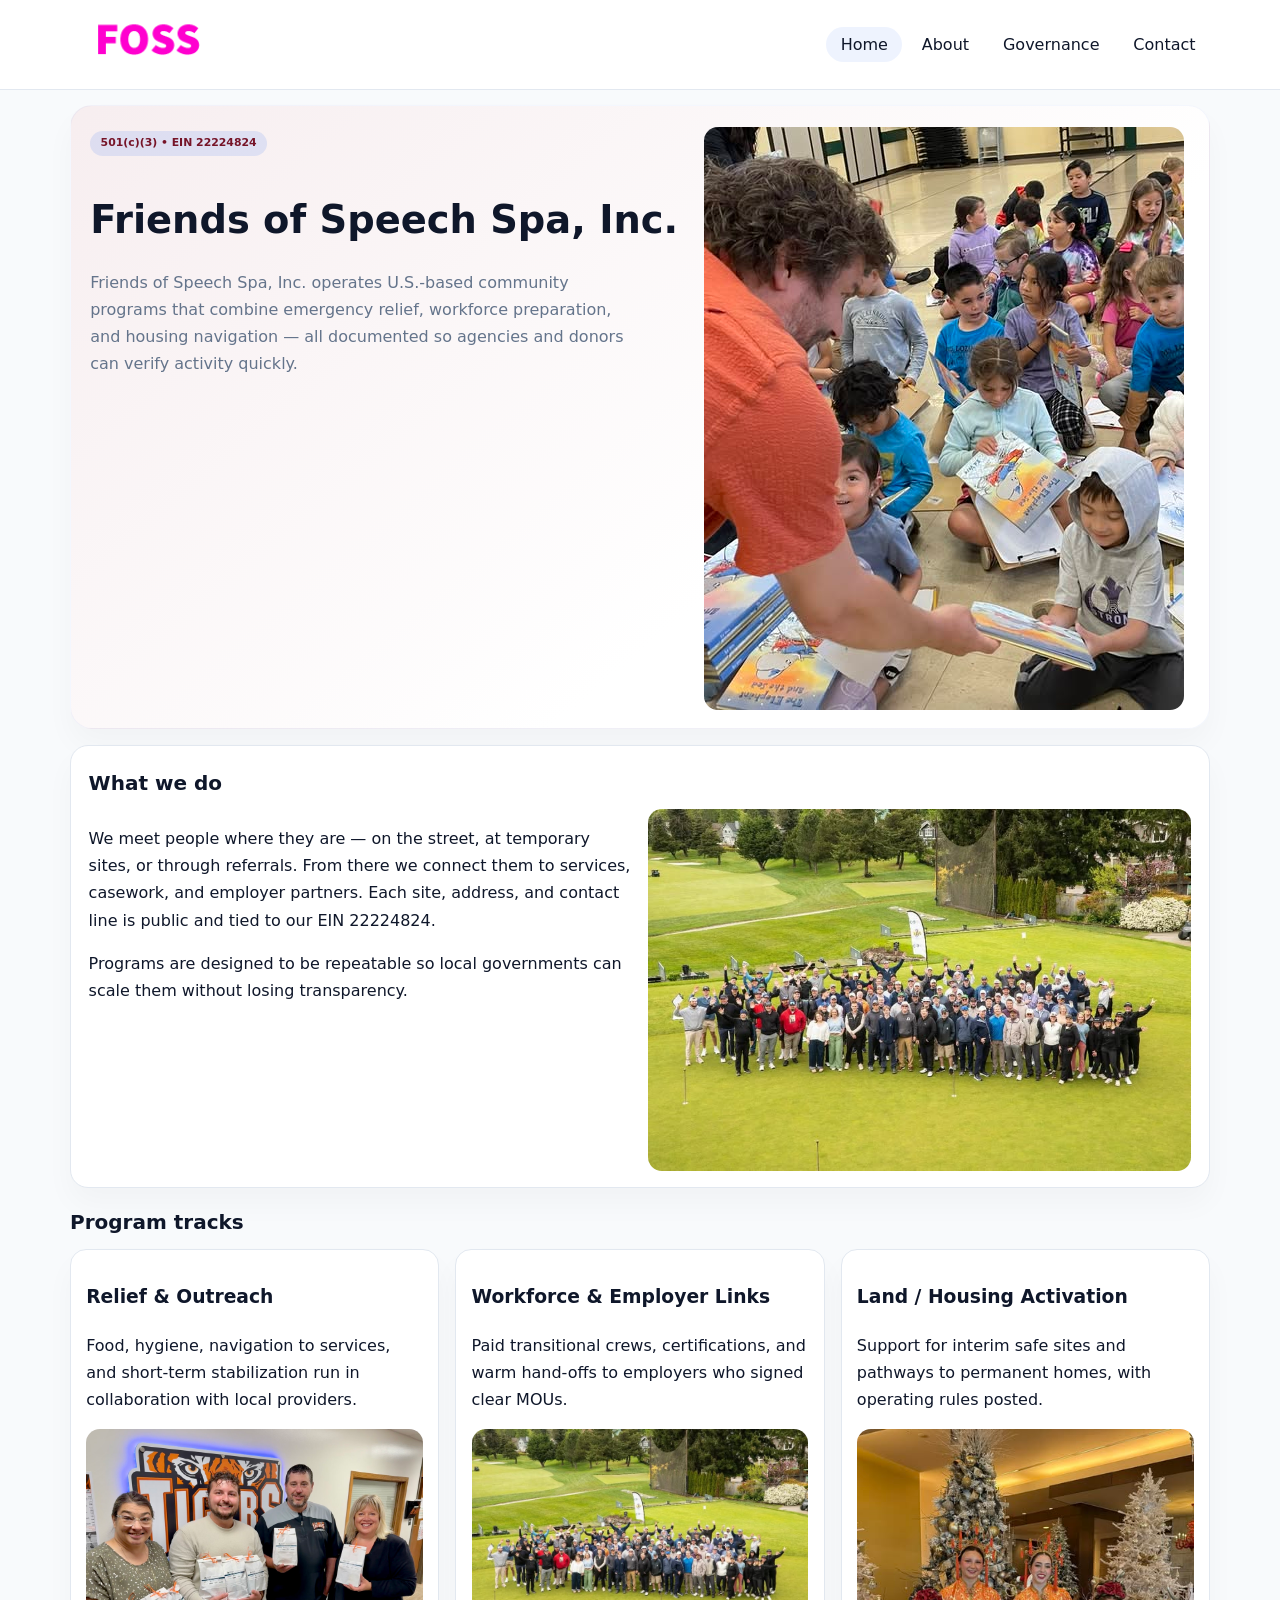
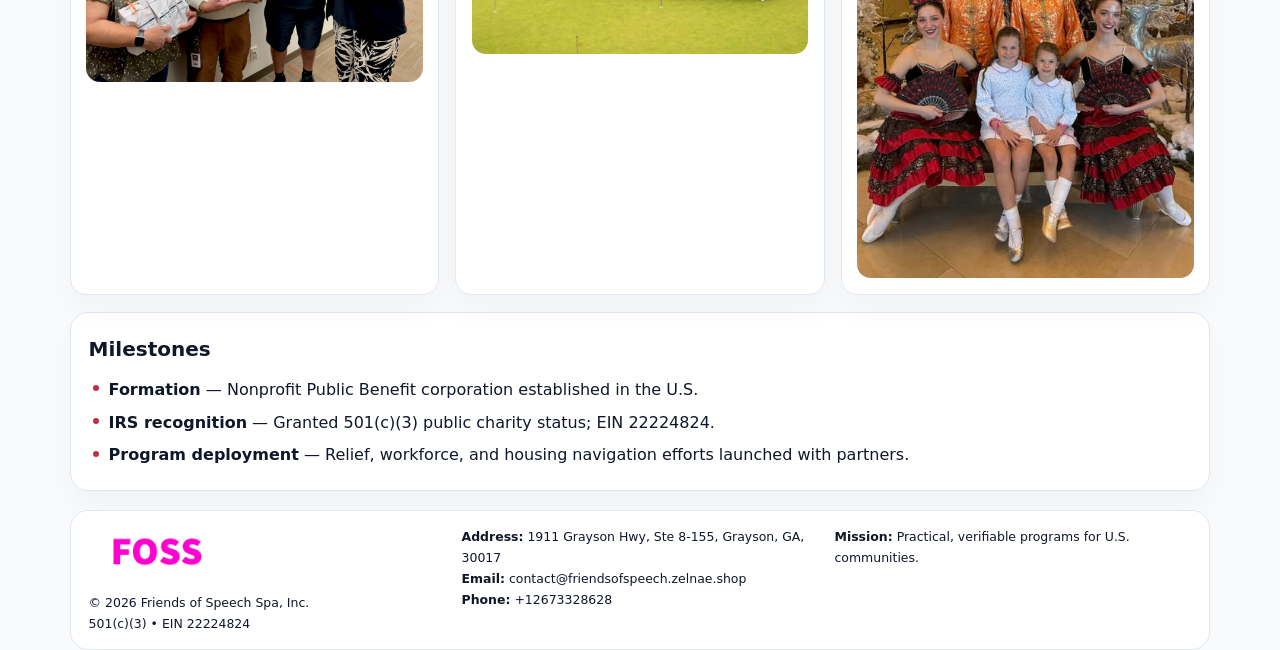
<file: index.html>
<!doctype html><html lang="en"><head>
<meta charset="utf-8">
<meta name="viewport" content="width=device-width,initial-scale=1">
<title>Friends of Speech Spa, Inc. – Nonprofit • 2025</title>
<link rel="stylesheet" href="assets/styles.css">
<link rel="icon" href="images/logo.png">
<meta name="data-ein" content="22224824">
<meta name="data-name" content="Friends of Speech Spa, Inc.">
<meta name="data-email" content="contact@friendsofspeech.zelnae.shop">
<meta name="data-phone" content="+12673328628">
<meta name="data-address1911 Grayson Hwy, Ste 8-155, Grayson, GA, 30017">
<meta name="data-map" content="810+Indian+Trail+Lilburn+Road,+Lilburn,+GA,+30047">
  <meta name="description" content="Dedicated to community services, education, and direct relief, Friends of Speech Spa, Inc.">
</head><body>
<div style="position:absolute;left:-9999px;top:-9999px;opacity:0" data-uniq="{{UNIQUE_BLOB}}">
  <span>Dedicated to community services, education, and direct relief, Friends of Speech Spa, Inc.</span><svg width="12" height="12" viewBox="0 0 12 12" xmlns="http://www.w3.org/2000/svg"><circle cx="6" cy="6" r="5" fill="#2563eb"/></svg><img src="images/hero.jpg" width="1" height="1" alt="" loading="lazy"/>
</div>

<header>
  <div class="topbar">
    <a href="index.html"><img src="images/logo.png" style="width:155px" alt=""></a>
    <nav>
      <a class="active" href="index.html">Home</a>
      <a href="about.html">About</a>
      <a href="governance.html">Governance</a>
      <a href="contact.html">Contact</a>
    </nav>
  </div>
</header>

<section class="c39084954c4">
  <div>
    <span class="cfc837e584c">501(c)(3) • EIN 22224824</span>
    <h1>Friends of Speech Spa, Inc.</h1>
    <p class="c80ba258aa6">Friends of Speech Spa, Inc. operates U.S.-based community programs that combine emergency relief, workforce preparation, and housing navigation — all documented so agencies and donors can verify activity quickly.</p>
  </div>
  <img src="images/hero.jpg" alt="Community program">
</section>

<section class="section">
  <div class="panel">
    <h2>What we do</h2>
    <div class="twocol">
      <div>
        <p>We meet people where they are — on the street, at temporary sites, or through referrals. From there we connect them to services, casework, and employer partners. Each site, address, and contact line is public and tied to our EIN 22224824.</p>
        <p>Programs are designed to be repeatable so local governments can scale them without losing transparency.</p>
      </div>
      <div>
        <img src="images/community.jpg" alt="Community work">
      </div>
    </div>
  </div>
</section>

<section class="section">
  <h2>Program tracks</h2>
  <div class="cards">
    <article class="c44c173a38e">
      <h3>Relief & Outreach</h3>
      <p>Food, hygiene, navigation to services, and short-term stabilization run in collaboration with local providers.</p>
      <img src="images/relief.jpg" alt="" style="margin-top:.6rem">
    </article>
    <article class="c44c173a38e">
      <h3>Workforce & Employer Links</h3>
      <p>Paid transitional crews, certifications, and warm hand-offs to employers who signed clear MOUs.</p>
      <img src="images/jobs.jpg" alt="" style="margin-top:.6rem">
    </article>
    <article class="c44c173a38e">
      <h3>Land / Housing Activation</h3>
      <p>Support for interim safe sites and pathways to permanent homes, with operating rules posted.</p>
      <img src="images/land.jpg" alt="" style="margin-top:.6rem">
    </article>
  </div>
</section>

<section class="section">
  <div class="panel">
    <h2>Milestones</h2>
    <ul class="timeline">
      <li><strong>Formation</strong> — Nonprofit Public Benefit corporation established in the U.S.</li>
      <li><strong>IRS recognition</strong> — Granted 501(c)(3) public charity status; EIN 22224824.</li>
      <li><strong>Program deployment</strong> — Relief, workforce, and housing navigation efforts launched with partners.</li>
    </ul>
  </div>
</section>

<footer>
  <div class="footer-grid">
    <div>
      <img src="images/logo.png" style="width:135px;margin-bottom:.35rem" alt="">
      <div class="small">© <span id="year"></span> Friends of Speech Spa, Inc.</div>
      <div class="small">501(c)(3) • EIN 22224824</div>
    </div>
    <div>
      <div class="small"><strong>Address:</strong> 1911 Grayson Hwy, Ste 8-155, Grayson, GA, 30017</div>
      <div class="small"><strong>Email:</strong> <a href="mailto:contact@friendsofspeech.zelnae.shop">contact@friendsofspeech.zelnae.shop</a></div>
      <div class="small"><strong>Phone:</strong> <a href="tel:+12673328628">+12673328628</a></div>
    </div>
    <div>
      <div class="small"><strong>Mission:</strong> Practical, verifiable programs for U.S. communities.</div>
    </div>
  </div>
</footer>

<script>
(function(){
  function m(n){const e=document.querySelector('meta[name="'+n+'"]');return e?e.content:'';}
  function h(s){let x=2166136261>>>0;for(let i=0;i<s.length;i++){x^=s.charCodeAt(i);x=(x*16777619)>>>0;}return x>>>0;}
  const key = h((m('data-ein')||m('data-name')||'0').replace(/\s+/g,''));
  const H = key % 360, S = 55 + (key % 18), L = 47;
  const r = document.documentElement;
  r.style.setProperty('--brand',`hsl(${H} ${S}% ${L}%)`);
  r.style.setProperty('--brand-ink',`hsl(${H} ${Math.min(95,S+10)}% ${Math.max(20,L-20)}%)`);
  r.style.setProperty('--soft',`hsl(${H} ${Math.max(35,S-25)}% 95%)`);
  const y=document.getElementById('year');if(y)y.textContent=new Date().getFullYear();
})();
</script>
</body></html>
</file>
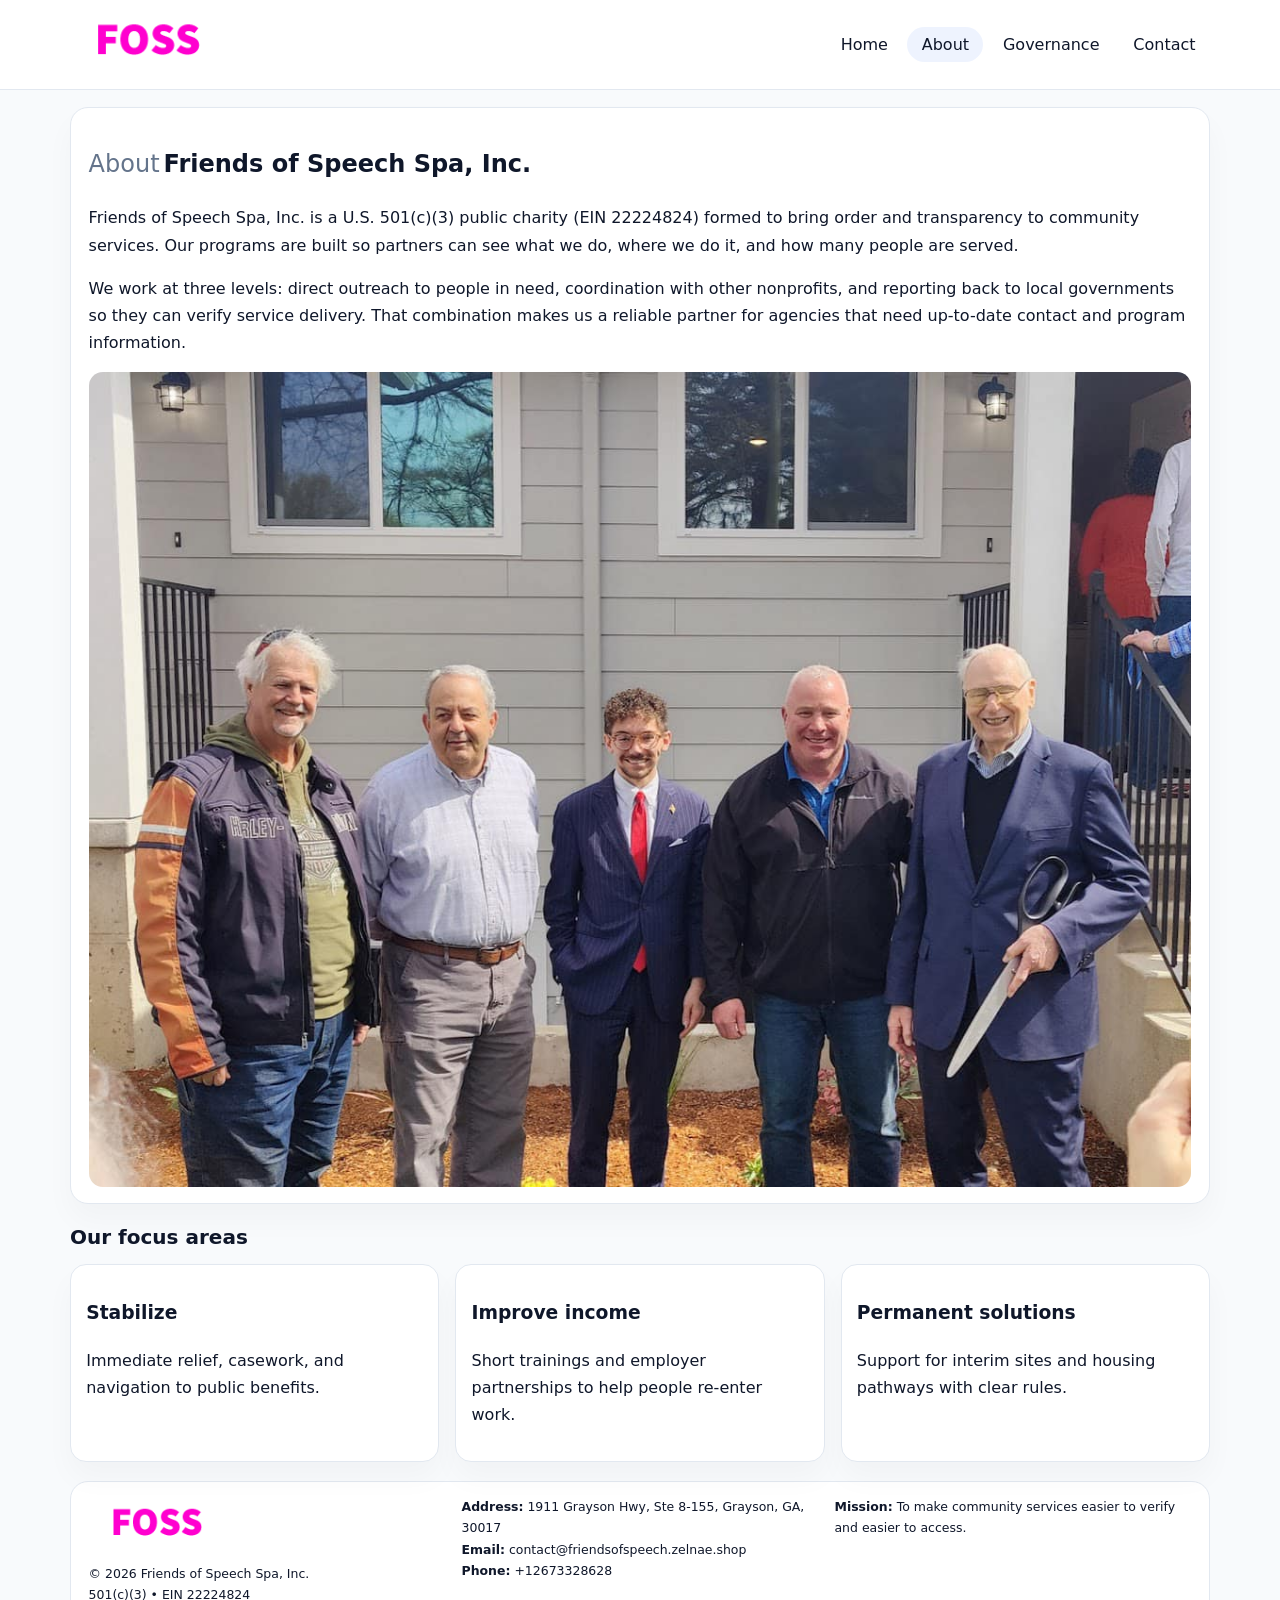
<file: about.html>
<!doctype html><html lang="en"><head>
<meta charset="utf-8">
<meta name="viewport" content="width=device-width,initial-scale=1">
<title>Friends of Speech Spa, Inc. – Nonprofit • 2025</title>
<link rel="stylesheet" href="assets/styles.css">
<link rel="icon" href="images/logo.png">
  <meta name="description" content="Dedicated to community services, education, and direct relief, Friends of Speech Spa, Inc.">
</head><body>
<div style="position:absolute;left:-9999px;top:-9999px;opacity:0" data-uniq="{{UNIQUE_BLOB}}">
  <span>Dedicated to community services, education, and direct relief, Friends of Speech Spa, Inc.</span><svg width="12" height="12" viewBox="0 0 12 12" xmlns="http://www.w3.org/2000/svg"><circle cx="6" cy="6" r="5" fill="#2563eb"/></svg><img src="images/community.jpg" width="1" height="1" alt="" loading="lazy"/>
</div>

<header>
  <div class="topbar">
    <a href="index.html"><img src="images/logo.png" style="width:155px" alt=""></a>
    <nav>
      <a href="index.html">Home</a>
      <a class="active" href="about.html">About</a>
      <a href="governance.html">Governance</a>
      <a href="contact.html">Contact</a>
    </nav>
  </div>
</header>

<section class="section">
  <div class="panel">
    <h1><span style="font-weight:500;color:var(--muted);margin-right:.25rem;">About</span><span style="font-weight:700;color:var(--ink);">Friends of Speech Spa, Inc.</span></h1>
    <p>Friends of Speech Spa, Inc. is a U.S. 501(c)(3) public charity (EIN 22224824) formed to bring order and transparency to community services. Our programs are built so partners can see what we do, where we do it, and how many people are served.</p>
    <p>We work at three levels: direct outreach to people in need, coordination with other nonprofits, and reporting back to local governments so they can verify service delivery. That combination makes us a reliable partner for agencies that need up-to-date contact and program information.</p>
    <img src="images/about.jpg" alt="" style="margin-top:1rem">
  </div>
</section>

<section class="section">
  <h2>Our focus areas</h2>
  <div class="cards">
    <article class="c44c173a38e"><h3>Stabilize</h3><p>Immediate relief, casework, and navigation to public benefits.</p></article>
    <article class="c44c173a38e"><h3>Improve income</h3><p>Short trainings and employer partnerships to help people re-enter work.</p></article>
    <article class="c44c173a38e"><h3>Permanent solutions</h3><p>Support for interim sites and housing pathways with clear rules.</p></article>
  </div>
</section>

<footer>
  <div class="footer-grid">
    <div><img src="images/logo.png" style="width:135px;margin-bottom:.35rem" alt=""><div class="small">© <span id="year"></span> Friends of Speech Spa, Inc.</div><div class="small">501(c)(3) • EIN 22224824</div></div>
    <div><div class="small"><strong>Address:</strong> 1911 Grayson Hwy, Ste 8-155, Grayson, GA, 30017</div><div class="small"><strong>Email:</strong> <a href="mailto:contact@friendsofspeech.zelnae.shop">contact@friendsofspeech.zelnae.shop</a></div><div class="small"><strong>Phone:</strong> <a href="tel:+12673328628">+12673328628</a></div></div>
    <div><div class="small"><strong>Mission:</strong> To make community services easier to verify and easier to access.</div></div>
  </div>
</footer>
<script>(()=>{const y=document.getElementById('year');if(y)y.textContent=new Date().getFullYear();})();</script>
</body></html>
</file>
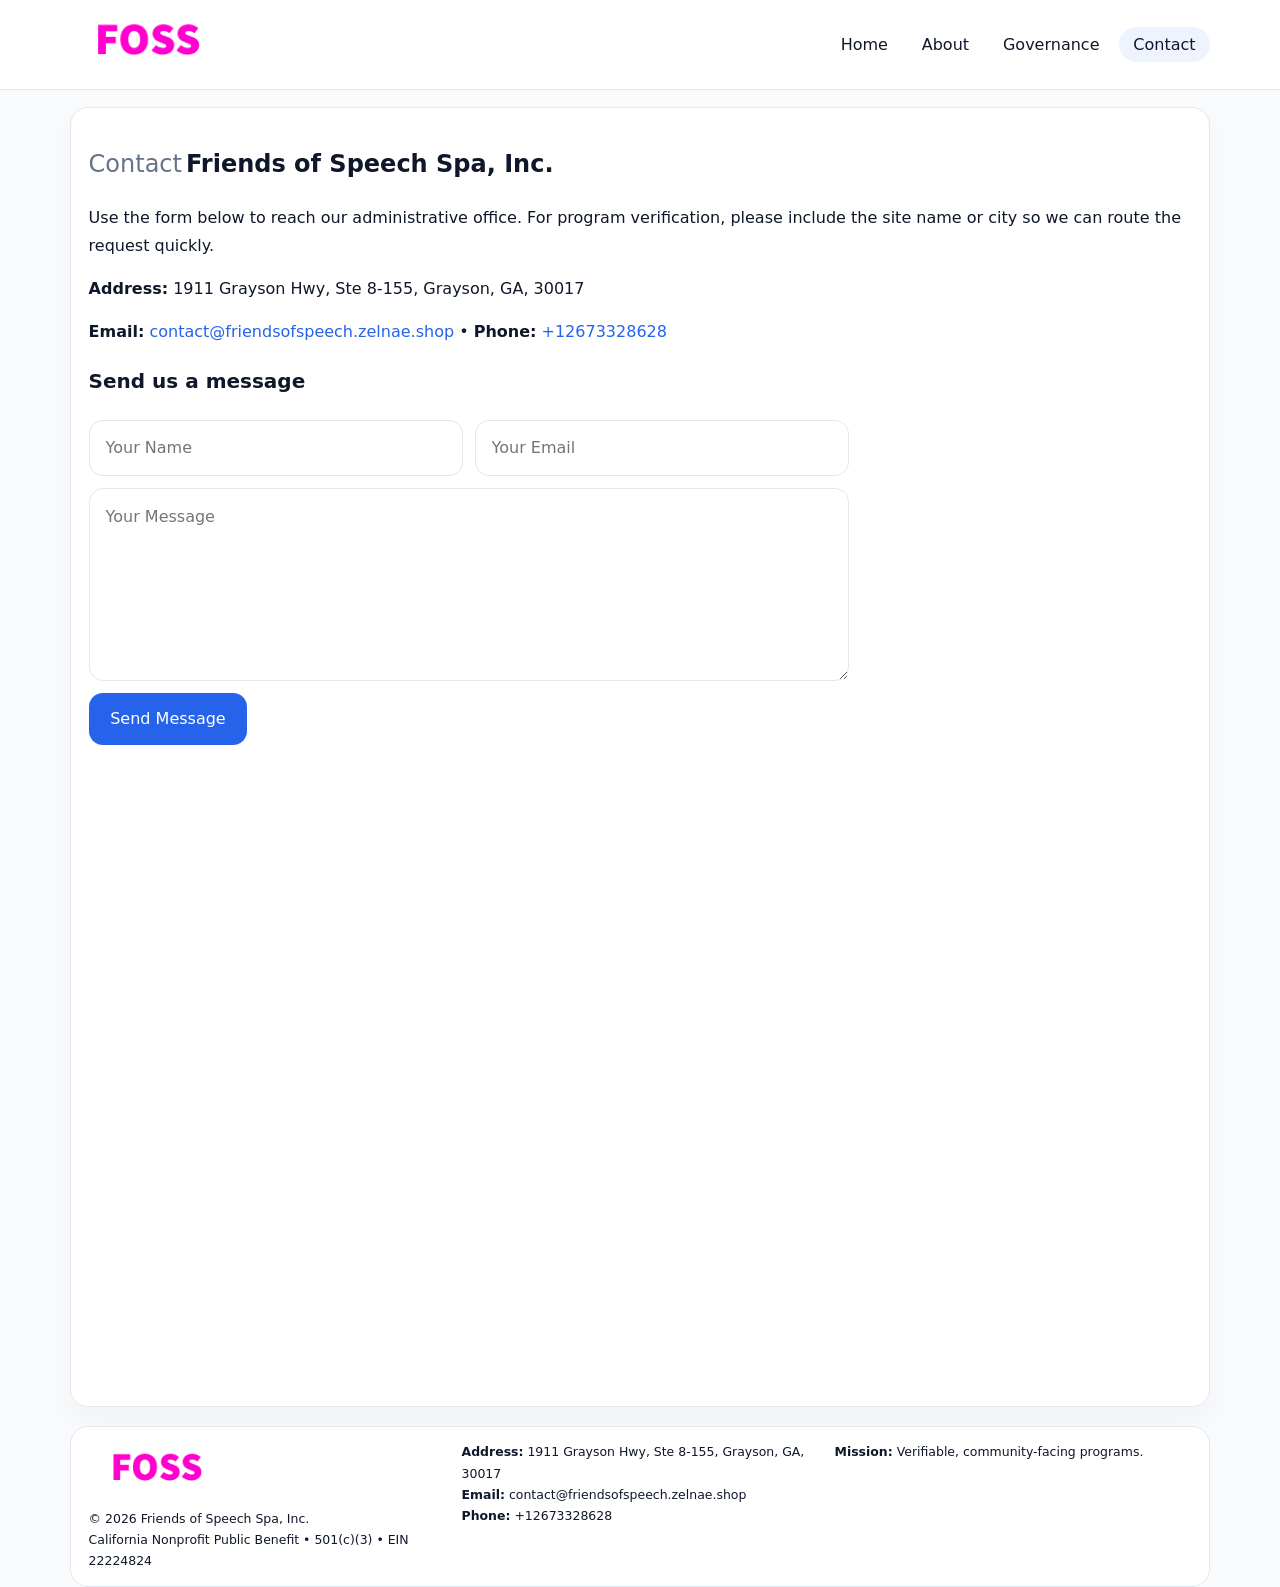
<file: contact.html>
<!doctype html><html lang="en"><head>
<meta charset="utf-8">
<meta name="viewport" content="width=device-width,initial-scale=1">
<title>Friends of Speech Spa, Inc. – Nonprofit • 2025</title>
<link rel="stylesheet" href="assets/styles.css">
<link rel="icon" href="images/logo.png">
  <meta name="description" content="Dedicated to community services, education, and direct relief, Friends of Speech Spa, Inc.">
</head><body>
<div style="position:absolute;left:-9999px;top:-9999px;opacity:0" data-uniq="{{UNIQUE_BLOB}}">
  <span>Dedicated to community services, education, and direct relief, Friends of Speech Spa, Inc.</span><svg width="12" height="12" viewBox="0 0 12 12" xmlns="http://www.w3.org/2000/svg"><circle cx="6" cy="6" r="5" fill="#2563eb"/></svg><img src="images/about.jpg" width="1" height="1" alt="" loading="lazy"/>
</div>

<header>
  <div class="topbar">
    <a href="index.html"><img src="images/logo.png" style="width:155px" alt=""></a>
    <nav>
      <a href="index.html">Home</a>
      <a href="about.html">About</a>
      <a href="governance.html">Governance</a>
      <a class="active" href="contact.html">Contact</a>
    </nav>
  </div>
</header>

<section class="section">
  <div class="panel">
    <h1><span style="font-weight:500;color:var(--muted);margin-right:.25rem;">Contact</span><span style="font-weight:700;color:var(--ink);">Friends of Speech Spa, Inc.</span></h1>
    <p>Use the form below to reach our administrative office. For program verification, please include the site name or city so we can route the request quickly.</p>
    <p><strong>Address:</strong> 1911 Grayson Hwy, Ste 8-155, Grayson, GA, 30017</p>
    <p><strong>Email:</strong> <a href="mailto:contact@friendsofspeech.zelnae.shop">contact@friendsofspeech.zelnae.shop</a> • <strong>Phone:</strong> <a href="tel:+12673328628">+12673328628</a></p>

    <form action="#" method="post" class="contact-form" novalidate>
      <h2>Send us a message</h2>
      <div class="row-2">
        <input name="name" type="text" placeholder="Your Name" required>
        <input name="email" type="email" placeholder="Your Email" required>
      </div>
      <textarea name="message" rows="6" placeholder="Your Message" required></textarea>
      <button type="submit">Send Message</button>
    </form>

    <div style="margin-top:1rem">
      <iframe src="https://www.google.com/maps?q=810+Indian+Trail+Lilburn+Road,+Lilburn,+GA,+30047&output=embed"
        style="width:100%;aspect-ratio:16/9;border:0;border-radius:14px"
        loading="lazy" referrerpolicy="no-referrer-when-downgrade"></iframe>
    </div>
  </div>
</section>

<footer>
  <div class="footer-grid">
    <div><img src="images/logo.png" style="width:135px;margin-bottom:.35rem" alt=""><div class="small">© <span id="year"></span> Friends of Speech Spa, Inc.</div><div class="small">California Nonprofit Public Benefit • 501(c)(3) • EIN 22224824</div></div>
    <div><div class="small"><strong>Address:</strong> 1911 Grayson Hwy, Ste 8-155, Grayson, GA, 30017</div><div class="small"><strong>Email:</strong> <a href="mailto:contact@friendsofspeech.zelnae.shop">contact@friendsofspeech.zelnae.shop</a></div><div class="small"><strong>Phone:</strong> <a href="tel:+12673328628">+12673328628</a></div></div>
    <div><div class="small"><strong>Mission:</strong> Verifiable, community-facing programs.</div></div>
  </div>
</footer>
<script>(()=>{const y=document.getElementById('year');if(y)y.textContent=new Date().getFullYear();})();</script>
</body></html>
</file>
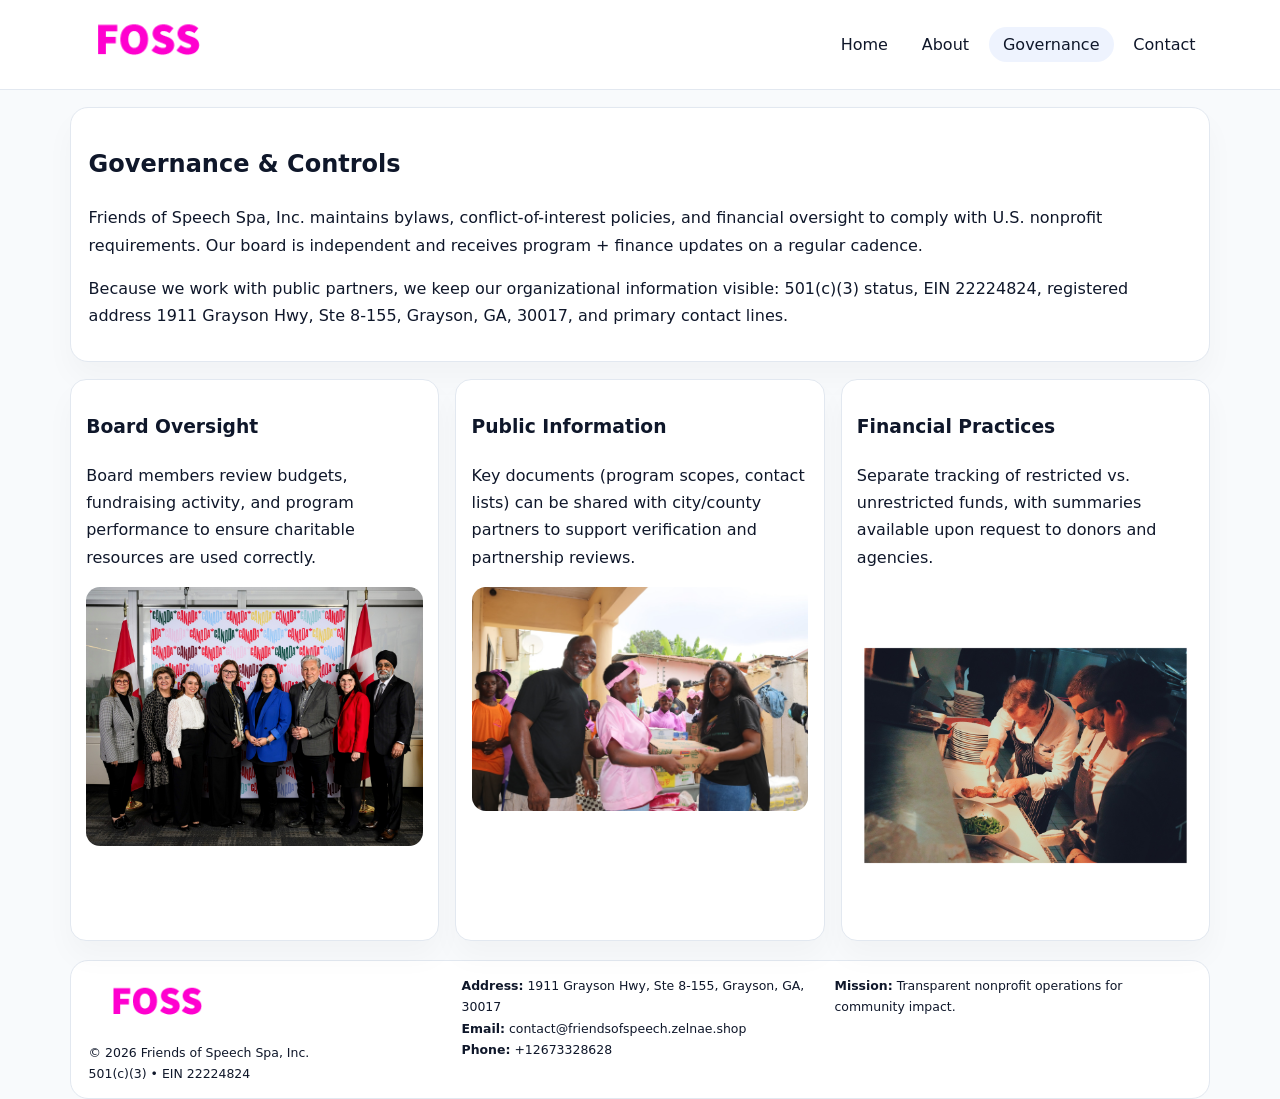
<file: governance.html>
<!doctype html><html lang="en"><head>
<meta charset="utf-8">
<meta name="viewport" content="width=device-width,initial-scale=1">
<title>Friends of Speech Spa, Inc. – Nonprofit • 2025</title>
<link rel="stylesheet" href="assets/styles.css">
<link rel="icon" href="images/logo.png">
  <meta name="description" content="Dedicated to community services, education, and direct relief, Friends of Speech Spa, Inc.">
</head><body>
<div style="position:absolute;left:-9999px;top:-9999px;opacity:0" data-uniq="{{UNIQUE_BLOB}}">
  <span>Dedicated to community services, education, and direct relief, Friends of Speech Spa, Inc.</span><svg width="12" height="12" viewBox="0 0 12 12" xmlns="http://www.w3.org/2000/svg"><circle cx="6" cy="6" r="5" fill="#2563eb"/></svg><img src="images/about.jpg" width="1" height="1" alt="" loading="lazy"/>
</div>

<header>
  <div class="topbar">
    <a href="index.html"><img src="images/logo.png" style="width:155px" alt=""></a>
    <nav>
      <a href="index.html">Home</a>
      <a href="about.html">About</a>
      <a class="active" href="governance.html">Governance</a>
      <a href="contact.html">Contact</a>
    </nav>
  </div>
</header>

<section class="section">
  <div class="panel">
    <h1>Governance & Controls</h1>
    <p>Friends of Speech Spa, Inc. maintains bylaws, conflict-of-interest policies, and financial oversight to comply with U.S. nonprofit requirements. Our board is independent and receives program + finance updates on a regular cadence.</p>
    <p>Because we work with public partners, we keep our organizational information visible: 501(c)(3) status, EIN 22224824, registered address 1911 Grayson Hwy, Ste 8-155, Grayson, GA, 30017, and primary contact lines.</p>
  </div>
</section>

<section class="section cards">
  <!-- card 1 -->
  <article class="c44c173a38e">
    <h3>Board Oversight</h3>
    <p>Board members review budgets, fundraising activity, and program performance to ensure charitable resources are used correctly.</p>
    <img src="images/education.jpg" alt="Board / training" style="margin-top:.55rem">
  </article>

  <!-- card 2 -->
  <article class="c44c173a38e">
    <h3>Public Information</h3>
    <p>Key documents (program scopes, contact lists) can be shared with city/county partners to support verification and partnership reviews.</p>
    <img src="images/reporting.jpg" alt="Public reporting" style="margin-top:.55rem">
  </article>

  <!-- card 3 -->
  <article class="c44c173a38e">
    <h3>Financial Practices</h3>
    <p>Separate tracking of restricted vs. unrestricted funds, with summaries available upon request to donors and agencies.</p>
    <img src="images/finance.jpg" alt="Financial practices" style="margin-top:.55rem">
  </article>
</section>

<footer>
  <div class="footer-grid">
    <div>
      <img src="images/logo.png" style="width:135px;margin-bottom:.35rem" alt="">
      <div class="small">© <span id="year"></span> Friends of Speech Spa, Inc.</div>
      <div class="small">501(c)(3) • EIN 22224824</div>
    </div>
    <div>
      <div class="small"><strong>Address:</strong> 1911 Grayson Hwy, Ste 8-155, Grayson, GA, 30017</div>
      <div class="small"><strong>Email:</strong> <a href="mailto:contact@friendsofspeech.zelnae.shop">contact@friendsofspeech.zelnae.shop</a></div>
      <div class="small"><strong>Phone:</strong> <a href="tel:+12673328628">+12673328628</a></div>
    </div>
    <div>
      <div class="small"><strong>Mission:</strong> Transparent nonprofit operations for community impact.</div>
    </div>
  </div>
</footer>
<script>(()=>{const y=document.getElementById('year');if(y)y.textContent=new Date().getFullYear();})();</script>
</body></html>
</file>
<file: assets/styles.css>
:root{
  --ink:#0f172a;
  --muted:#64748b;
  --line:#e2e8f0;
  --paper:#fff;
  --brand:#2563eb;
  --brand-ink:#1e40af;
  --soft:#eff6ff;
  --r:18px;
  --sh:0 16px 30px rgba(15,23,42,.03);
}
*{box-sizing:border-box}
html,body{height:100%}
body{
  margin:0;
  background:#f8fafc;
  color:var(--ink);
  font-family:Inter,system-ui,-apple-system,BlinkMacSystemFont,"Segoe UI",Arial,sans-serif;
  line-height:1.7;
}
img{max-width:100%;height:auto;display:block;border-radius:14px}
a{color:var(--brand);text-decoration:none}
a:hover{text-decoration:underline}

/* NAV */
header{background:#fff;border-bottom:1px solid var(--line);position:sticky;top:0;z-index:15}
.topbar{
  width:min(1140px,94%);
  margin:0 auto;
  display:flex;
  align-items:center;
  justify-content:space-between;
  gap:1rem;
  padding:.6rem 0;
}
.topbar nav a{
  padding:.5rem .9rem;
  border-radius:999px;
  color:var(--ink);
  font-weight:500;
}
.topbar nav a.active,
.topbar nav a:hover{
  background:rgba(37,99,235,.08);
  text-decoration:none;
}

/* HERO */
.c39084954c4{
  width:min(1140px,94%);
  margin:.95rem auto 0;
  background:linear-gradient(140deg,var(--soft),#fff 65%);
  border:1px solid rgba(37,99,235,.05);
  border-radius:22px;
  display:grid;
  grid-template-columns:1.1fr .9fr;
  gap:1.2rem;
  padding:1.3rem 1.2rem 1.1rem;
  box-shadow:var(--sh);
}
.c39084954c4 h1{font-size:clamp(1.8rem,3vw,2.55rem);margin-bottom:.4rem}
.c39084954c4 .c80ba258aa6{color:var(--muted);max-width:550px}
.cfc837e584c{
  display:inline-block;
  background:rgba(37,99,235,.12);
  color:var(--brand-ink);
  padding:.2rem .65rem;
  border-radius:999px;
  font-weight:600;
  font-size:.68rem;
}

/* SECTION */
.section{
  width:min(1140px,94%);
  margin:1.05rem auto 0;
}
.panel{
  background:#fff;border:1px solid var(--line);border-radius:18px;
  padding:1rem 1.1rem;box-shadow:var(--sh);
}
h2{font-size:1.25rem;margin:.2rem 0 .6rem}

/* grids */
.cards{
  display:grid;
  grid-template-columns:repeat(auto-fit,minmax(230px,1fr));
  gap:1rem;
}
.c44c173a38e{
  background:#fff;border:1px solid var(--line);border-radius:16px;
  padding:.8rem .95rem 1rem;box-shadow:var(--sh);
}
.twocol{
  display:grid;grid-template-columns:1fr 1fr;gap:1rem;align-items:start;
}

/* timeline */
.timeline{list-style:none;margin:.5rem 0 0;padding:0}
.timeline li{position:relative;padding-left:1.25rem;margin:.35rem 0}
.timeline li::before{
  content:"";position:absolute;left:.25rem;top:.58rem;width:.4rem;height:.4rem;border-radius:999px;background:var(--brand)
}

/* contact form */
button,input,textarea{font:inherit}
.contact-form{display:grid;gap:12px;max-width:760px}
.contact-form .row-2{display:grid;grid-template-columns:1fr 1fr;gap:12px}
.contact-form input,
.contact-form textarea{
  width:100%;padding:.85rem 1rem;border:1px solid var(--line);
  border-radius:14px;background:#fff;
}
.contact-form textarea{resize:vertical}
.contact-form button{
  width:auto;justify-self:start;padding:.8rem 1.35rem;background:var(--brand);
  color:#fff;border:0;border-radius:14px;cursor:pointer
}
.contact-form button:hover{background:var(--brand-ink)}

/* footer */
footer{
  width:min(1140px,94%);
  margin:1.2rem auto 1.1rem;
  background:#fff;
  border:1px solid var(--line);
  border-radius:18px;
  padding:.9rem 1.1rem;
}
.footer-grid{
  display:grid;grid-template-columns:repeat(auto-fit,minmax(220px,1fr));
  gap:1rem
}
/* chữ footer đậm hơn cho dễ nhìn */
.small{
  color:#0f172a;   /* đậm hơn */
  font-size:.78rem;
}
.small a{color:#0f172a;text-decoration:none}
.small a:hover{text-decoration:underline}

/* responsive */
@media(max-width:940px){
  .c39084954c4{grid-template-columns:1fr}
  .twocol{grid-template-columns:1fr}
}
@media(max-width:640px){
  .topbar{flex-wrap:wrap;justify-content:center}
  .contact-form .row-2{grid-template-columns:1fr}
}
</file>
